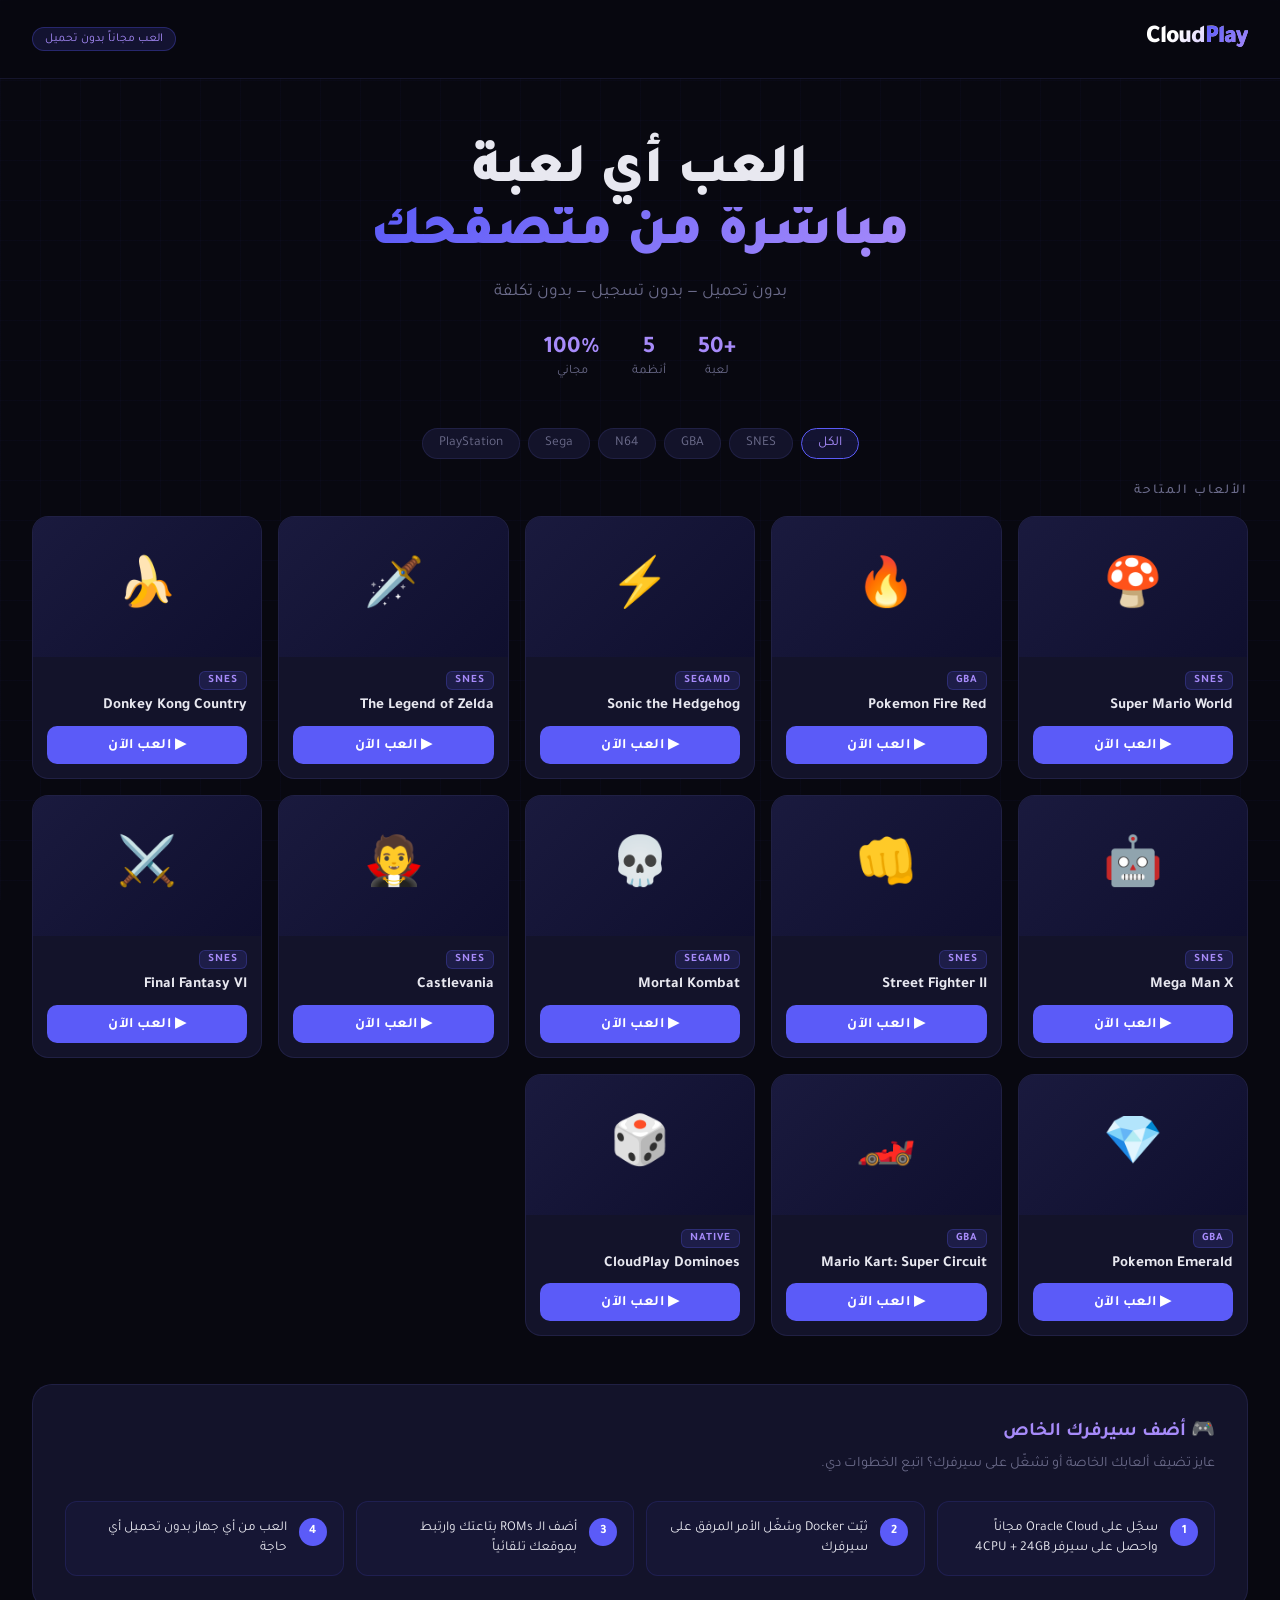
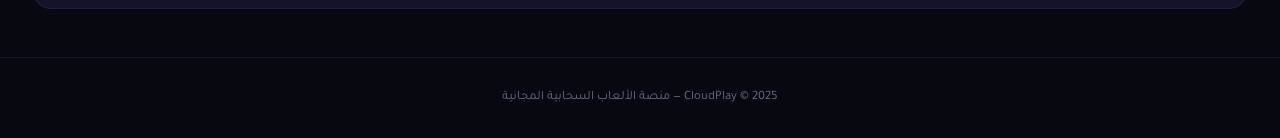
<file: html/index.html>
<!DOCTYPE html>
<html lang="ar" dir="rtl">
<head>
<meta charset="UTF-8">
<meta name="viewport" content="width=device-width, initial-scale=1.0">
<title>CloudPlay — العب في السحاب</title>
<link href="https://fonts.googleapis.com/css2?family=Tajawal:wght@400;500;700;900&display=swap" rel="stylesheet">
<style>
:root {
  --bg: #080810;
  --surface: #0f0f1e;
  --card: #13132a;
  --border: rgba(120,120,255,0.12);
  --accent: #5b5bf8;
  --accent2: #a78bfa;
  --text: #e8e8f0;
  --muted: #6b6b8a;
  --glow: rgba(91,91,248,0.3);
}
* { margin:0; padding:0; box-sizing:border-box; }

body {
  font-family: 'Tajawal', sans-serif;
  background: var(--bg);
  color: var(--text);
  min-height: 100vh;
  overflow-x: hidden;
}

/* bg grid effect */
body::before {
  content:'';
  position:fixed; inset:0;
  background-image:
    linear-gradient(rgba(91,91,248,0.03) 1px, transparent 1px),
    linear-gradient(90deg, rgba(91,91,248,0.03) 1px, transparent 1px);
  background-size: 40px 40px;
  pointer-events:none;
  z-index:0;
}

/* HEADER */
header {
  position: relative;
  z-index:1;
  padding: 1.5rem 2rem;
  display: flex;
  align-items: center;
  justify-content: space-between;
  border-bottom: 1px solid var(--border);
  background: rgba(8,8,16,0.8);
  backdrop-filter: blur(12px);
  position: sticky;
  top: 0;
}

.logo {
  font-size: 1.6rem;
  font-weight: 900;
  letter-spacing: -1px;
  background: linear-gradient(135deg, #fff 30%, var(--accent2));
  -webkit-background-clip: text;
  -webkit-text-fill-color: transparent;
}

.logo span {
  background: linear-gradient(135deg, var(--accent), var(--accent2));
  -webkit-background-clip: text;
  -webkit-text-fill-color: transparent;
}

.header-badge {
  font-size: 0.75rem;
  background: rgba(91,91,248,0.15);
  border: 1px solid rgba(91,91,248,0.3);
  color: var(--accent2);
  padding: 4px 12px;
  border-radius: 20px;
}

/* HERO */
.hero {
  position: relative;
  z-index:1;
  text-align: center;
  padding: 4rem 2rem 3rem;
}

.hero-title {
  font-size: clamp(2rem, 5vw, 3.5rem);
  font-weight: 900;
  line-height: 1.1;
  margin-bottom: 1rem;
}

.hero-title .highlight {
  background: linear-gradient(135deg, var(--accent) 0%, var(--accent2) 100%);
  -webkit-background-clip: text;
  -webkit-text-fill-color: transparent;
}

.hero-sub {
  color: var(--muted);
  font-size: 1.1rem;
  margin-bottom: 2rem;
}

.hero-stats {
  display: flex;
  gap: 2rem;
  justify-content: center;
  flex-wrap: wrap;
}

.stat {
  text-align: center;
}

.stat-num {
  font-size: 1.5rem;
  font-weight: 700;
  color: var(--accent2);
}

.stat-label {
  font-size: 0.8rem;
  color: var(--muted);
}

/* FILTER */
.filter-bar {
  position: relative;
  z-index:1;
  display: flex;
  gap: 8px;
  padding: 0 2rem 1.5rem;
  overflow-x: auto;
  justify-content: center;
  flex-wrap: wrap;
}

.filter-btn {
  background: var(--card);
  border: 1px solid var(--border);
  color: var(--muted);
  padding: 6px 16px;
  border-radius: 20px;
  font-family: 'Tajawal', sans-serif;
  font-size: 0.85rem;
  cursor: pointer;
  transition: all 0.2s;
  white-space: nowrap;
}

.filter-btn:hover, .filter-btn.active {
  background: rgba(91,91,248,0.15);
  border-color: var(--accent);
  color: var(--accent2);
}

/* GRID */
.section-label {
  position: relative;
  z-index:1;
  padding: 0 2rem 1rem;
  font-size: 0.85rem;
  color: var(--muted);
  text-transform: uppercase;
  letter-spacing: 2px;
  font-weight: 500;
}

.games-grid {
  position: relative;
  z-index:1;
  display: grid;
  grid-template-columns: repeat(auto-fill, minmax(220px, 1fr));
  gap: 16px;
  padding: 0 2rem 3rem;
}

.game-card {
  background: var(--card);
  border: 1px solid var(--border);
  border-radius: 16px;
  overflow: hidden;
  cursor: pointer;
  transition: transform 0.25s, border-color 0.25s, box-shadow 0.25s;
  animation: fadeUp 0.4s ease both;
}

.game-card:hover {
  transform: translateY(-6px);
  border-color: rgba(91,91,248,0.4);
  box-shadow: 0 16px 40px rgba(91,91,248,0.15);
}

@keyframes fadeUp {
  from { opacity:0; transform: translateY(20px); }
  to   { opacity:1; transform: translateY(0); }
}

.game-thumb {
  width: 100%;
  height: 140px;
  object-fit: cover;
  display: block;
  background: linear-gradient(135deg, #1a1a3e, #0f0f2e);
}

.game-thumb-placeholder {
  width: 100%;
  height: 140px;
  display: flex;
  align-items: center;
  justify-content: center;
  font-size: 3rem;
  background: linear-gradient(135deg, #1a1a3e, #0f0f2e);
}

.game-info {
  padding: 14px;
}

.game-sys-badge {
  display: inline-block;
  font-size: 0.7rem;
  background: rgba(91,91,248,0.15);
  color: var(--accent2);
  border: 1px solid rgba(91,91,248,0.25);
  padding: 2px 8px;
  border-radius: 6px;
  margin-bottom: 6px;
  font-weight: 700;
  letter-spacing: 1px;
}

.game-name {
  font-size: 0.95rem;
  font-weight: 700;
  color: var(--text);
  margin-bottom: 10px;
  line-height: 1.3;
}

.play-btn {
  width: 100%;
  background: var(--accent);
  color: white;
  border: none;
  padding: 9px;
  border-radius: 10px;
  font-family: 'Tajawal', sans-serif;
  font-size: 0.9rem;
  font-weight: 700;
  cursor: pointer;
  transition: all 0.2s;
  letter-spacing: 0.5px;
}

.play-btn:hover {
  background: #7070ff;
  transform: scale(1.02);
}

/* EMPTY STATE */
.empty-state {
  grid-column: 1/-1;
  text-align: center;
  padding: 4rem 2rem;
  color: var(--muted);
}

.empty-state .icon { font-size: 3rem; margin-bottom: 1rem; }
.empty-state p { font-size: 1rem; }

/* PLAYER OVERLAY */
#emu-overlay {
  display: none;
  position: fixed;
  inset: 0;
  background: rgba(4,4,12,0.97);
  z-index: 1000;
  flex-direction: column;
  align-items: center;
  justify-content: center;
  animation: fadeIn 0.2s ease;
}

#emu-overlay.active { display: flex; }

@keyframes fadeIn {
  from { opacity:0; } to { opacity:1; }
}

.player-header {
  width: 100%;
  max-width: 960px;
  display: flex;
  align-items: center;
  justify-content: space-between;
  padding: 1rem 1.5rem;
  margin-bottom: 0.5rem;
}

.player-title {
  font-size: 1.1rem;
  font-weight: 700;
  color: var(--accent2);
}

.close-btn {
  background: rgba(255,60,60,0.15);
  border: 1px solid rgba(255,60,60,0.3);
  color: #ff6b6b;
  padding: 8px 18px;
  border-radius: 8px;
  font-family: 'Tajawal', sans-serif;
  font-size: 0.9rem;
  cursor: pointer;
  transition: all 0.2s;
}

.close-btn:hover {
  background: rgba(255,60,60,0.25);
}

#player-container {
  width: 95%;
  max-width: 960px;
  height: 75vh;
  border-radius: 12px;
  overflow: hidden;
  border: 1px solid var(--border);
}

/* SETUP SECTION */
.setup-section {
  position: relative;
  z-index:1;
  margin: 0 2rem 3rem;
  background: var(--card);
  border: 1px solid var(--border);
  border-radius: 20px;
  padding: 2rem;
}

.setup-title {
  font-size: 1.2rem;
  font-weight: 700;
  margin-bottom: 0.5rem;
  color: var(--accent2);
}

.setup-desc {
  color: var(--muted);
  font-size: 0.9rem;
  margin-bottom: 1.5rem;
  line-height: 1.7;
}

.setup-steps {
  display: grid;
  grid-template-columns: repeat(auto-fit, minmax(200px, 1fr));
  gap: 12px;
}

.setup-step {
  background: rgba(91,91,248,0.05);
  border: 1px solid rgba(91,91,248,0.15);
  border-radius: 12px;
  padding: 1rem;
  display: flex;
  gap: 12px;
  align-items: flex-start;
}

.step-num {
  width: 28px; height: 28px;
  border-radius: 50%;
  background: var(--accent);
  color: white;
  font-size: 0.8rem;
  font-weight: 700;
  display: flex;
  align-items: center;
  justify-content: center;
  flex-shrink: 0;
}

.step-text {
  font-size: 0.85rem;
  color: var(--text);
  line-height: 1.5;
}

/* FOOTER */
footer {
  position: relative;
  z-index:1;
  text-align: center;
  padding: 2rem;
  border-top: 1px solid var(--border);
  color: var(--muted);
  font-size: 0.8rem;
}

@media (max-width: 600px) {
  .games-grid { grid-template-columns: repeat(2, 1fr); gap: 10px; padding: 0 1rem 2rem; }
  .hero { padding: 2rem 1rem; }
  .filter-bar { padding: 0 1rem 1rem; }
  .setup-section { margin: 0 1rem 2rem; }
}
</style>
</head>
<body>

<header>
  <div class="logo">Cloud<span>Play</span></div>
  <div class="header-badge">العب مجاناً بدون تحميل</div>
</header>

<section class="hero">
  <h1 class="hero-title">العب أي لعبة<br><span class="highlight">مباشرة من متصفحك</span></h1>
  <p class="hero-sub">بدون تحميل — بدون تسجيل — بدون تكلفة</p>
  <div class="hero-stats">
    <div class="stat"><div class="stat-num">+50</div><div class="stat-label">لعبة</div></div>
    <div class="stat"><div class="stat-num">5</div><div class="stat-label">أنظمة</div></div>
    <div class="stat"><div class="stat-num">100%</div><div class="stat-label">مجاني</div></div>
  </div>
</section>

<div class="filter-bar">
  <button class="filter-btn active" onclick="filterGames('all', this)">الكل</button>
  <button class="filter-btn" onclick="filterGames('snes', this)">SNES</button>
  <button class="filter-btn" onclick="filterGames('gba', this)">GBA</button>
  <button class="filter-btn" onclick="filterGames('n64', this)">N64</button>
  <button class="filter-btn" onclick="filterGames('segaMD', this)">Sega</button>
  <button class="filter-btn" onclick="filterGames('psx', this)">PlayStation</button>
</div>

<div class="section-label">الألعاب المتاحة</div>

<div class="games-grid" id="grid"></div>

<!-- PLAYER OVERLAY -->
<div id="emu-overlay">
  <div class="player-header">
    <div class="player-title" id="player-title">جاري التحميل...</div>
    <button class="close-btn" onclick="closeGame()">✕ إغلاق</button>
  </div>
  <div id="player-container"></div>
</div>

<!-- HOW TO ADD YOUR SERVER -->
<div class="setup-section">
  <div class="setup-title">🎮 أضف سيرفرك الخاص</div>
  <div class="setup-desc">عايز تضيف ألعابك الخاصة أو تشغّل على سيرفرك؟ اتبع الخطوات دي.</div>
  <div class="setup-steps">
    <div class="setup-step">
      <div class="step-num">1</div>
      <div class="step-text">سجّل على Oracle Cloud مجاناً واحصل على سيرفر 4CPU + 24GB</div>
    </div>
    <div class="setup-step">
      <div class="step-num">2</div>
      <div class="step-text">ثبّت Docker وشغّل الأمر المرفق على سيرفرك</div>
    </div>
    <div class="setup-step">
      <div class="step-num">3</div>
      <div class="step-text">أضف الـ ROMs بتاعتك وارتبط بموقعك تلقائياً</div>
    </div>
    <div class="setup-step">
      <div class="step-num">4</div>
      <div class="step-text">العب من أي جهاز بدون تحميل أي حاجة</div>
    </div>
  </div>
</div>

<footer>
  CloudPlay &copy; 2025 — منصة الألعاب السحابية المجانية
</footer>

<script>
const games = [
  { name:"Super Mario World",    sys:"snes",   rom:"https://archive.org/download/super-mario-world/Super%20Mario%20World%20%28USA%29.sfc",            cover:"", emoji:"🍄" },
  { name:"Pokemon Fire Red",     sys:"gba",    rom:"https://archive.org/download/pokemon-firered-usa/Pokemon%20-%20Fire%20Red%20Version%20%28USA%2C%20Europe%29.gba", cover:"", emoji:"🔥" },
  { name:"Sonic the Hedgehog",   sys:"segaMD", rom:"https://archive.org/download/sonic-the-hedgehog-usa/Sonic%20the%20Hedgehog%20%28USA%2C%20Europe%29.md", cover:"", emoji:"⚡" },
  { name:"The Legend of Zelda",  sys:"snes",   rom:"https://archive.org/download/zelda-a-link-to-the-past-usa/Legend%20of%20Zelda%2C%20The%20-%20A%20Link%20to%20the%20Past%20%28USA%29.sfc", cover:"", emoji:"🗡️" },
  { name:"Donkey Kong Country",  sys:"snes",   rom:"https://archive.org/download/donkey-kong-country/Donkey%20Kong%20Country%20%28USA%29.sfc",         cover:"", emoji:"🍌" },
  { name:"Mega Man X",           sys:"snes",   rom:"https://archive.org/download/mega-man-x-usa/Mega%20Man%20X%20%28USA%29.sfc",                       cover:"", emoji:"🤖" },
  { name:"Street Fighter II",    sys:"snes",   rom:"https://archive.org/download/street-fighter-ii-usa/Street%20Fighter%20II%20-%20The%20World%20Warrior%20%28USA%29.sfc", cover:"", emoji:"👊" },
  { name:"Mortal Kombat",        sys:"segaMD", rom:"https://archive.org/download/mortal-kombat-usa-genesis/Mortal%20Kombat%20%28USA%29.md",             cover:"", emoji:"💀" },
  { name:"Castlevania",          sys:"snes",   rom:"https://archive.org/download/super-castlevania-iv-usa/Super%20Castlevania%20IV%20%28USA%29.sfc",    cover:"", emoji:"🧛" },
  { name:"Final Fantasy VI",     sys:"snes",   rom:"https://archive.org/download/final-fantasy-iii-usa/Final%20Fantasy%20III%20%28USA%29.sfc",          cover:"", emoji:"⚔️" },
  { name:"Pokemon Emerald",      sys:"gba",    rom:"https://archive.org/download/pokemon-emerald-usa/Pokemon%20-%20Emerald%20Version%20%28USA%2C%20Europe%29.gba", cover:"", emoji:"💎" },
  { name:"Mario Kart: Super Circuit", sys:"gba", rom:"https://archive.org/download/mario-kart-super-circuit/Mario%20Kart%20-%20Super%20Circuit%20%28USA%2C%20Europe%29.gba", cover:"", emoji:"🏎️" },
  { name:"CloudPlay Dominoes",   sys:"native", rom:"domino/index.html", cover:"", emoji:"🎲" },
];

let currentFilter = 'all';
const grid = document.getElementById('grid');

function renderGames(filter) {
  const filtered = filter === 'all' ? games : games.filter(g => g.sys === filter);
  if (filtered.length === 0) {
    grid.innerHTML = `<div class="empty-state"><div class="icon">🎮</div><p>مفيش ألعاب في هذا النظام حالياً</p></div>`;
    return;
  }
  grid.innerHTML = filtered.map((g, i) => `
    <div class="game-card" style="animation-delay:${i * 0.05}s" onclick="play(${games.indexOf(g)})">
      <div class="game-thumb-placeholder">${g.emoji}</div>
      <div class="game-info">
        <div class="game-sys-badge">${g.sys.toUpperCase()}</div>
        <div class="game-name">${g.name}</div>
        <button class="play-btn">▶ العب الآن</button>
      </div>
    </div>
  `).join('');
}

function filterGames(sys, btn) {
  currentFilter = sys;
  document.querySelectorAll('.filter-btn').forEach(b => b.classList.remove('active'));
  btn.classList.add('active');
  renderGames(sys);
}

function play(i) {
  const g = games[i];
  document.getElementById('player-title').textContent = g.name;
  document.getElementById('emu-overlay').classList.add('active');
  document.body.style.overflow = 'hidden';

  const container = document.getElementById('player-container');

  if (g.sys === 'native') {
    container.innerHTML = `<iframe src="${g.rom}" style="width:100%;height:100%;border:none;"></iframe>`;
    return;
  }

  container.innerHTML = `<div id="game" style="width:100%;height:100%;"></div>`;

  window.EJS_player = '#game';
  window.EJS_core = g.sys;
  window.EJS_gameUrl = g.rom;
  window.EJS_pathtodata = 'https://cdn.emulatorjs.org/stable/data/';
  window.EJS_startOnLoaded = true;
  window.EJS_color = '#5b5bf8';

  const script = document.createElement('script');
  script.src = 'https://cdn.emulatorjs.org/stable/data/loader.js';
  container.appendChild(script);
}

function closeGame() {
  document.getElementById('emu-overlay').classList.remove('active');
  document.getElementById('player-container').innerHTML = '';
  document.body.style.overflow = '';
  // cleanup EJS globals
  delete window.EJS_player;
  delete window.EJS_core;
  delete window.EJS_gameUrl;
}

// keyboard close
document.addEventListener('keydown', e => {
  if (e.key === 'Escape') closeGame();
});

renderGames('all');
</script>
</body>
</html>
</file>
